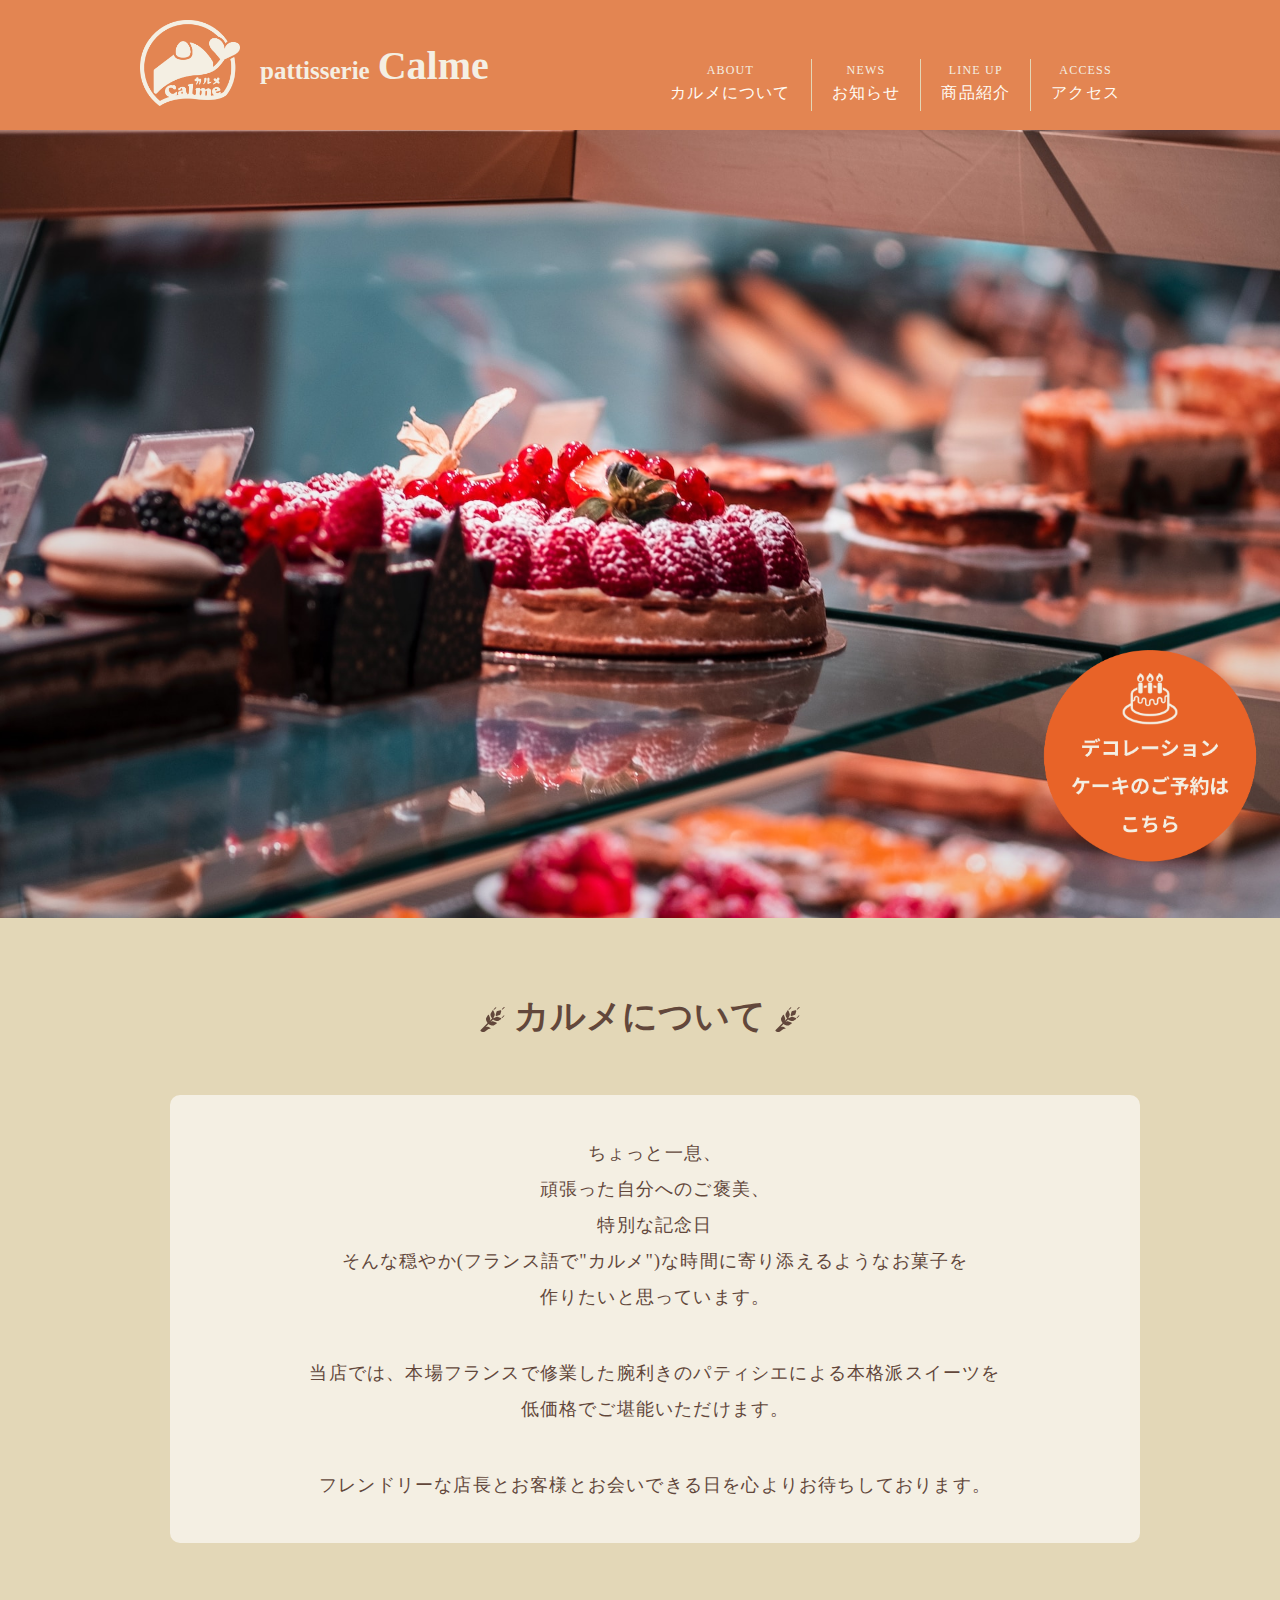
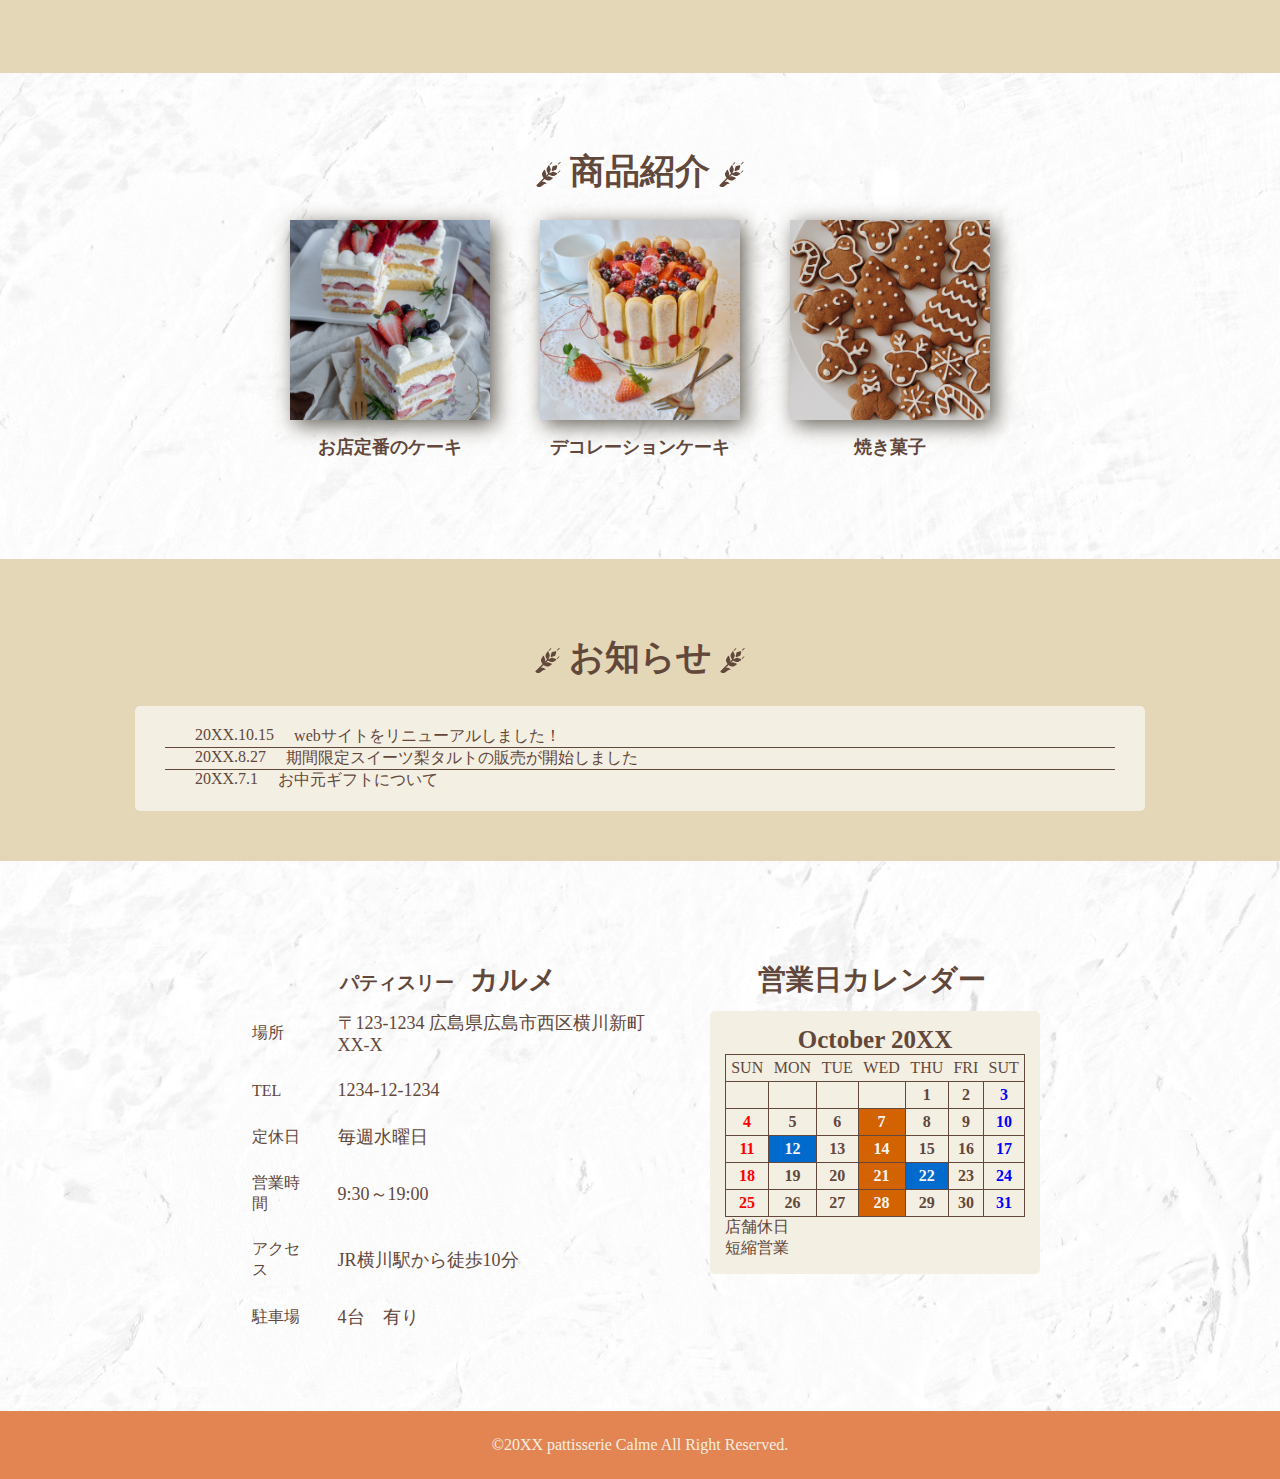
<file: index.html>
<!DOCTYPE html>
<html lang="ja">
<head>
    <meta charset="UTF-8">
    <meta http-equiv="X-UA-Compatible" content="IE=edge">
    <meta name="viewport" content="width=device-width, initial-scale=1.0">
    <title>パティスリーカルメ</title>
    <link rel="stylesheet" href="style.css">
    <meta name="description" content="">
    <link rel="preconnect" href="https://fonts.googleapis.com">
    <link rel="preconnect" href="https://fonts.gstatic.com" crossorigin>
    <link href="https://fonts.googleapis.com/css2?family=Kaisei+Decol:wght@500&display=swap" rel="stylesheet">
    <link rel="preconnect" href="https://fonts.googleapis.com">
    <link rel="preconnect" href="https://fonts.gstatic.com" crossorigin>
    <link href="https://fonts.googleapis.com/css2?family=Kaisei+Decol:wght@500&display=swap" rel="stylesheet">
    <link rel="stylesheet" href="normalize.css">
</head>
<body>
    <header>
        <div class="container header-container">
            <a href="index.html">
            <div class="header-inner">
                <div class="logo">
                    <img src="images/calme_rogo4.png" alt="パティスリーカルメのロゴ">
                </div>
                <h1>
                    <span class="pattisserie">pattisserie</span>
                    <span class="calme">Calme</span>
                </h1>
            </div>
            </a>
            <button class="nav-button" id="mobile-menu"></button>
        </div>
    </header>
    <nav>
        <div class="container header-container">
            <ul class="navbar">
                <li  class="nav-inner">
                    <div>
                        <a href="#concept-id">
                            <span class="nav-en">about</span>
                            <span class="nav-ja">カルメについて</span>
                        </a>
                    </div>
                </li>
                <li  class="nav-inner">
                    <div>
                        <a href="#news-container-id">
                            <span class="nav-en">news</span>
                            <span class="nav-ja">お知らせ</span>
                        </a>
                    </div>
                </li>
                <li  class="nav-inner">
                    <div>
                        <a href="#container-lineup-id">
                            <span class="nav-en">line up</span>
                            <span class="nav-ja">商品紹介</span>
                        </a>
                    </div>
                </li>
                <li  class="nav-inner">
                    <div>
                        <a href="#access-id">
                            <span class="nav-en">access</span>
                            <span class="nav-ja">アクセス</span>
                        </a>
                    </div>
                </li>
            </ul>
         </div>   
    </nav>

    <section>
        <main>
            
        <div class="kyevisual">
            <img src="images/ulysse-pointcheval-1WmlAiYgnoI-unsplash.jpg" alt="フルーツケーキの写真" width="1183px" height="788px">
        </div>

        <a href="form.html" class="yoyaku-button"><img src="images/yoyaku_link.png"></a>

        <div class="wrapper">
            <div class="container concept-container" id="concept-id">
                <h2> カルメについて </h2>
            <div class="concept-contents">
                <p class="concept-contents-1">
                    ちょっと一息、<br>
                    頑張った自分へのご褒美、<br>
                    特別な記念日<br>
                    そんな穏やか(フランス語で"カルメ")な時間に寄り添えるようなお菓子を<br>
                    作りたいと思っています。
                </p>
                <p class="concept-contents-1">
                    当店では、本場フランスで修業した腕利きのパティシエによる本格派スイーツを<br>
                    低価格でご堪能いただけます。
                </p>
                <p>フレンドリーな店長とお客様とお会いできる日を心よりお待ちしております。</p>
            </div>
            </div>
        </div>

        <div class="container-lineup container" id="container-lineup-id">
            <h2> 商品紹介 </h2>
            <ul class="line-up-contents">
                <li>
                    <a href="cake.html" target="_blank"><figure><img src="images/vicky-ng--qQlfYB7pqM-unsplash.jpg" alt="いちごのケーキ"><figcaption>お店定番のケーキ</figcaption></figure></a>
                </li>
                <li>
                    <a href="decoration.html" target="_blank"><figure><img src="images/strawberrycake-g512017ef3_1920.jpg" alt="シャルロットケーキ"><figcaption>デコレーションケーキ</figcaption></figure></a>
                </li>
                <li>
                    <a href="baked-goods.html" target="_blank"><figure><img src="images/casey-chae-3DrCZblTGoQ-unsplash.jpg" alt="クッキー"><figcaption>焼き菓子</figcaption></figure></a>
                </li>
            </ul>
        </div>

        <div class="news-container wrapper" id="news-container-id">
            <h2> お知らせ </h2>
            <div class="news-contents">
                <ul>
                    <li>
                        <a href="#">
                            <dl>
                                <dt>20XX.10.15</dt>
                                <dd>webサイトをリニューアルしました！</dd>
                            </dl>
                        </a>
                    </li>
                    <li>
                        <a href="#">
                            <dl>
                                <dt>20XX.8.27</dt>
                                <dd>期間限定スイーツ梨タルトの販売が開始しました</dd>
                            </dl>
                        </a>
                    </li>
                    <li>
                        <a href="#">
                            <dl>
                                <dt>20XX.7.1</dt>
                                <dd>お中元ギフトについて</dd>
                            </dl>
                        </a>
                    </li>
                </ul>
            </div>
        </div>

        <div class="gaiyo-container container" id="access-id">
            <div class="access-container">
                <h3>パティスリー<span class="pattisserie-jp">カルメ</span></h3>
                <table>
                    <tr>
                        <td>場所</td>
                        <td class="access-contents">〒123-1234
                            広島県広島市西区横川新町XX-X
                        </td>
                    </tr>
                    <tr>
                        <td>TEL</td>
                        <td class="access-contents">1234-12-1234</td>
                    </tr>
                    <tr>
                        <td>定休日</td>
                        <td class="access-contents">毎週水曜日</td>
                    </tr>
                    <tr>
                        <td>営業時間</td>
                        <td class="access-contents">9:30～19:00</td>
                    </tr>
                    <tr>
                        <td>アクセス</td>
                        <td class="access-contents">JR横川駅から徒歩10分</td>
                    </tr>
                    <tr>
                        <td>駐車場</td>
                        <td class="access-contents">4台　有り</td>
                    </tr>
                </table>
            </div>

                <div class="calendar-container">
                    <h3>営業日カレンダー</h3>
                    <div class="calendar-contents">
                        <h3>October 20XX</h3>
                    <table class="calendar">
                        <tr>
                            <th>SUN</th>
                            <th>MON</th>
                            <th>TUE</th>
                            <th>WED</th>
                            <th>THU</th>
                            <th>FRI</th>
                            <th>SUT</th>
                        </tr>
                        <tr class="day">
                            <td></td>
                            <td></td>
                            <td></td>
                            <td></td>
                            <td>1</td>
                            <td>2</td>
                            <td>3</td>
                        </tr>
                        <tr class="day">
                            <td>4</td>
                            <td>5</td>
                            <td>6</td>
                            <td class="closed">7</td>
                            <td>8</td>
                            <td>9</td>
                            <td>10</td>
                        </tr>
                        <tr class="day">
                            <td>11</td>
                            <td class="shortened">12</td>
                            <td>13</td>
                            <td class="closed">14</td>
                            <td>15</td>
                            <td>16</td>
                            <td>17</td>
                        </tr>
                        <tr class="day">
                            <td>18</td>
                            <td>19</td>
                            <td>20</td>
                            <td class="closed">21</td>
                            <td class="shortened">22</td>
                            <td>23</td>
                            <td>24</td>
                        </tr>
                        <tr class="day">
                            <td>25</td>
                            <td>26</td>
                            <td>27</td>
                            <td class="closed">28</td>
                            <td>29</td>
                            <td>30</td>
                            <td>31</td>
                        </tr>
                    </table>
                    <p>店舗休日</p>
                    <p>短縮営業</p>
                    </div>
                </div>
        </div>
        </main>
    </section>

    <footer>
        <div class="container">
        <p>&copy;20XX pattisserie Calme All Right Reserved.</p>
        </div>
    </footer>
    <script src="script/script.js"></script>
</body>
</html>
</file>
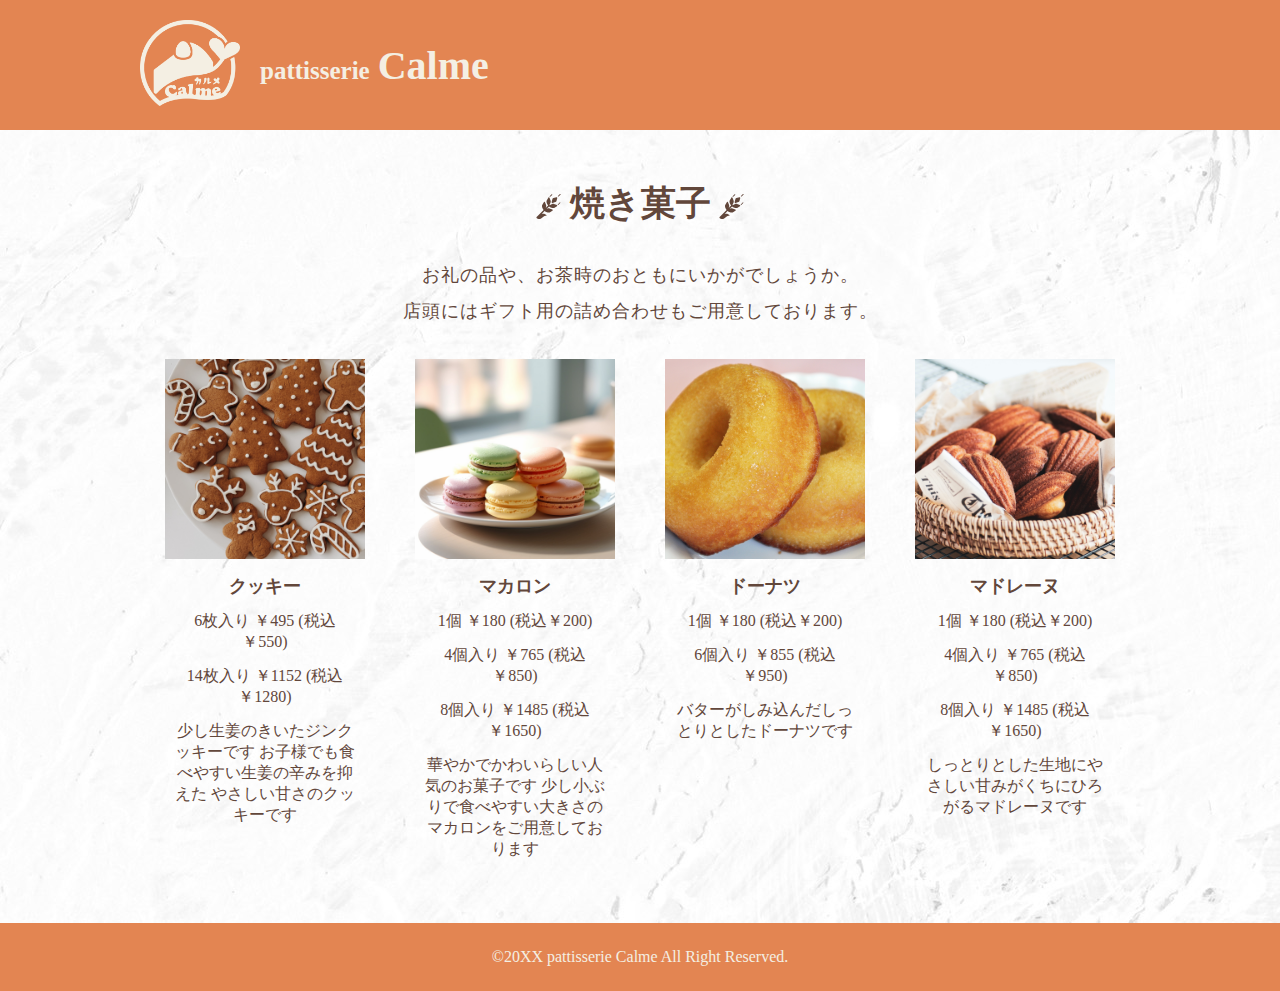
<file: baked-goods.html>
<!DOCTYPE html>
<html lang="ja">
<head>
    <meta charset="UTF-8">
    <meta http-equiv="X-UA-Compatible" content="IE=edge">
    <meta name="viewport" content="width=device-width, initial-scale=1.0">
    <title>焼き菓子をご紹介！｜パティスリーカルメ</title>
    <link rel="stylesheet" href="style.css">
    <meta name="description" content="">
    <link rel="preconnect" href="https://fonts.googleapis.com">
    <link rel="preconnect" href="https://fonts.gstatic.com" crossorigin>
    <link href="https://fonts.googleapis.com/css2?family=Kaisei+Decol:wght@500&display=swap" rel="stylesheet">
    <link rel="preconnect" href="https://fonts.googleapis.com">
    <link rel="preconnect" href="https://fonts.gstatic.com" crossorigin>
    <link href="https://fonts.googleapis.com/css2?family=Kaisei+Decol:wght@500&display=swap" rel="stylesheet">
    <link rel="stylesheet" href="normalize.css">
</head>
<body>
    <header>
        <div class="container header-container">
            <a href="index.html">
            <div class="header-inner">
                <div class="logo">
                    <img src="images/calme_rogo4.png" alt="パティスリーカルメのロゴ">
                </div>
                <h1>
                    <span class="pattisserie">pattisserie</span>
                    <span class="calme">Calme</span>
                </h1>
            </div>
            </a>
    </div>
</header>

<section>
    <div class="container cake-container">
        <main>
            <div class="cake-inner">
            <h2> 焼き菓子 </h2>
            <p class="cake-contents">お礼の品や、お茶時のおともにいかがでしょうか。<br>
            店頭にはギフト用の詰め合わせもご用意しております。</p>
            </div>
            <ul class="cake-lineup-contents">
                <li>
                    <figure>
                        <img src="images/casey-chae-3DrCZblTGoQ-unsplash.jpg" alt="クッキー">
                        <figcaption>クッキー</figcaption>
                    </figure>
                    <div class="cake-lineup-text">
                        <p>6枚入り ￥495 (税込￥550)</p>
                        <p>14枚入り ￥1152 (税込￥1280)</p>

                        <p>少し生姜のきいたジンクッキーです
                            お子様でも食べやすい生姜の辛みを抑えた
                            やさしい甘さのクッキーです
                        </p>
                    </div>
                </li>
                <li>
                    <figure>
                        <img src="images/27312541_m.jpg" alt="マカロン">
                        <figcaption>マカロン</figcaption>
                    </figure>
                    <div class="cake-lineup-text">
                        <p>1個 ￥180 (税込￥200)</p>
                        <p>4個入り ￥765 (税込￥850)</p>
                        <p>8個入り ￥1485 (税込￥1650)</p>
                        <p>華やかでかわいらしい人気のお菓子です
                            少し小ぶりで食べやすい大きさのマカロンをご用意しております
                        </p>
                    </div>
                </li>
                <li>
                    <figure>
                        <img src="images/26474974_m.jpg" alt="ドーナツ">
                        <figcaption>ドーナツ</figcaption>
                    </figure>
                    <div class="cake-lineup-text">
                        <p>1個 ￥180 (税込￥200)</p>
                        <p>6個入り ￥855 (税込￥950)</p>
                        <p>バターがしみ込んだしっとりとしたドーナツです</p>
                    </div>
                </li>
                <li>
                    <figure>
                        <img src="images/luna-hu-TgJHwwTSZ2Y-unsplash.jpg" alt="マドレーヌ">
                        <figcaption>マドレーヌ</figcaption>
                    </figure>
                    <div class="cake-lineup-text">
                        <p>1個 ￥180 (税込￥200)</p>
                        <p>4個入り ￥765 (税込￥850)</p>
                        <p>8個入り ￥1485 (税込￥1650)</p>
                        <p>しっとりとした生地にやさしい甘みがくちにひろがるマドレーヌです</p>
                    </div>
                </li>
            </ul>
        </main>
    </div>
</section>


    <footer>
        <div class="container">
        <p>&copy;20XX pattisserie Calme All Right Reserved.</p>
        </div>
    </footer>
</body>
</html>
</file>
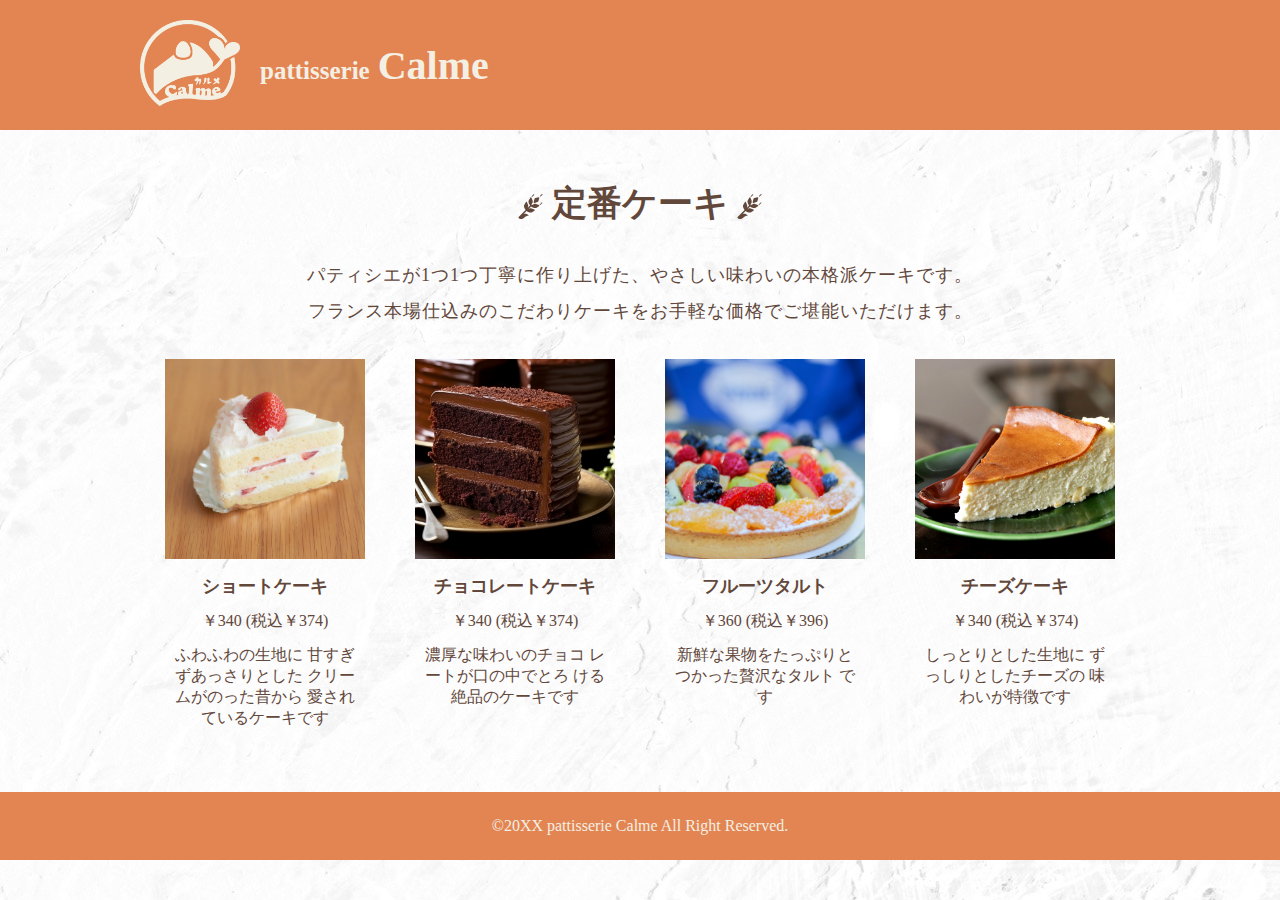
<file: cake.html>
<!DOCTYPE html>
<html lang="ja">
<head>
    <meta charset="UTF-8">
    <meta http-equiv="X-UA-Compatible" content="IE=edge">
    <meta name="viewport" content="width=device-width, initial-scale=1.0">
    <title>定番のケーキをご紹介！｜パティスリーカルメ</title>
    <link rel="stylesheet" href="style.css">
    <meta name="description" content="">
    <link rel="preconnect" href="https://fonts.googleapis.com">
    <link rel="preconnect" href="https://fonts.gstatic.com" crossorigin>
    <link href="https://fonts.googleapis.com/css2?family=Kaisei+Decol:wght@500&display=swap" rel="stylesheet">
    <link rel="preconnect" href="https://fonts.googleapis.com">
    <link rel="preconnect" href="https://fonts.gstatic.com" crossorigin>
    <link href="https://fonts.googleapis.com/css2?family=Kaisei+Decol:wght@500&display=swap" rel="stylesheet">
    <link rel="stylesheet" href="normalize.css">
</head>
<body>
    <header>
        <div class="container header-container">
            <a href="index.html">
            <div class="header-inner">
                <div class="logo">
                    <img src="images/calme_rogo4.png" alt="パティスリーカルメのロゴ">
                </div>
                <h1>
                    <span class="pattisserie">pattisserie</span>
                    <span class="calme">Calme</span>
                </h1>
            </div>
            </a>
        </div>
    </header>

<section>
    <div class="container cake-container">
        <main>
            <div class="cake-inner">
            <h2> 定番ケーキ </h2>
            <p class="cake-contents">パティシエが1つ1つ丁寧に作り上げた、やさしい味わいの本格派ケーキです。<br>
            フランス本場仕込みのこだわりケーキをお手軽な価格でご堪能いただけます。</p>
            </div>
            <ul class="cake-lineup-contents">
                <li>
                    <figure>
                        <img src="images/takuya-nagaoka-fENvSZUzbzU-unsplash.jpg" alt="ショートケーキ">
                        <figcaption>ショートケーキ</figcaption>
                    </figure>
                    <div class="cake-lineup-text">
                        <p>￥340 (税込￥374)</p>

                        <p>ふわふわの生地に
                            甘すぎずあっさりとした
                            クリームがのった昔から
                            愛されているケーキです</p>
                    </div>
                </li>
                <li>
                    <figure>
                        <img src="images/27069764_m.jpg" alt="チョコレートケーキ">
                        <figcaption>チョコレートケーキ</figcaption>
                    </figure>
                    <div class="cake-lineup-text">
                        <p>￥340 (税込￥374)</p>
                        <p>濃厚な味わいのチョコ
                            レートが口の中でとろ
                            ける絶品のケーキです</p>
                    </div>
                </li>
                <li>
                    <figure>
                        <img src="images/crystal-jo-YbVyjucGKXU-unsplash.jpg" alt="フルーツタルト">
                        <figcaption>フルーツタルト</figcaption>
                    </figure>
                    <div class="cake-lineup-text">
                        <p>￥360 (税込￥396)</p>
                        <p>新鮮な果物をたっぷりと
                            つかった贅沢なタルト
                            です</p>
                    </div>
                </li>
                <li>
                    <figure>
                        <img src="images/mahyar-mirghasemi-z35wEXJ8kvA-unsplash.jpg" alt="チーズケーキ">
                        <figcaption>チーズケーキ</figcaption>
                    </figure>
                    <div class="cake-lineup-text">
                        <p>￥340 (税込￥374)</p>
                        <p>しっとりとした生地に
                            ずっしりとしたチーズの
                            味わいが特徴です</p>
                    </div>
                </li>
            </ul>
        </main>
    </div>
</section>


    <footer>
        <div class="container">
        <p>&copy;20XX pattisserie Calme All Right Reserved.</p>
        </div>
    </footer>
</body>
</html>
</file>
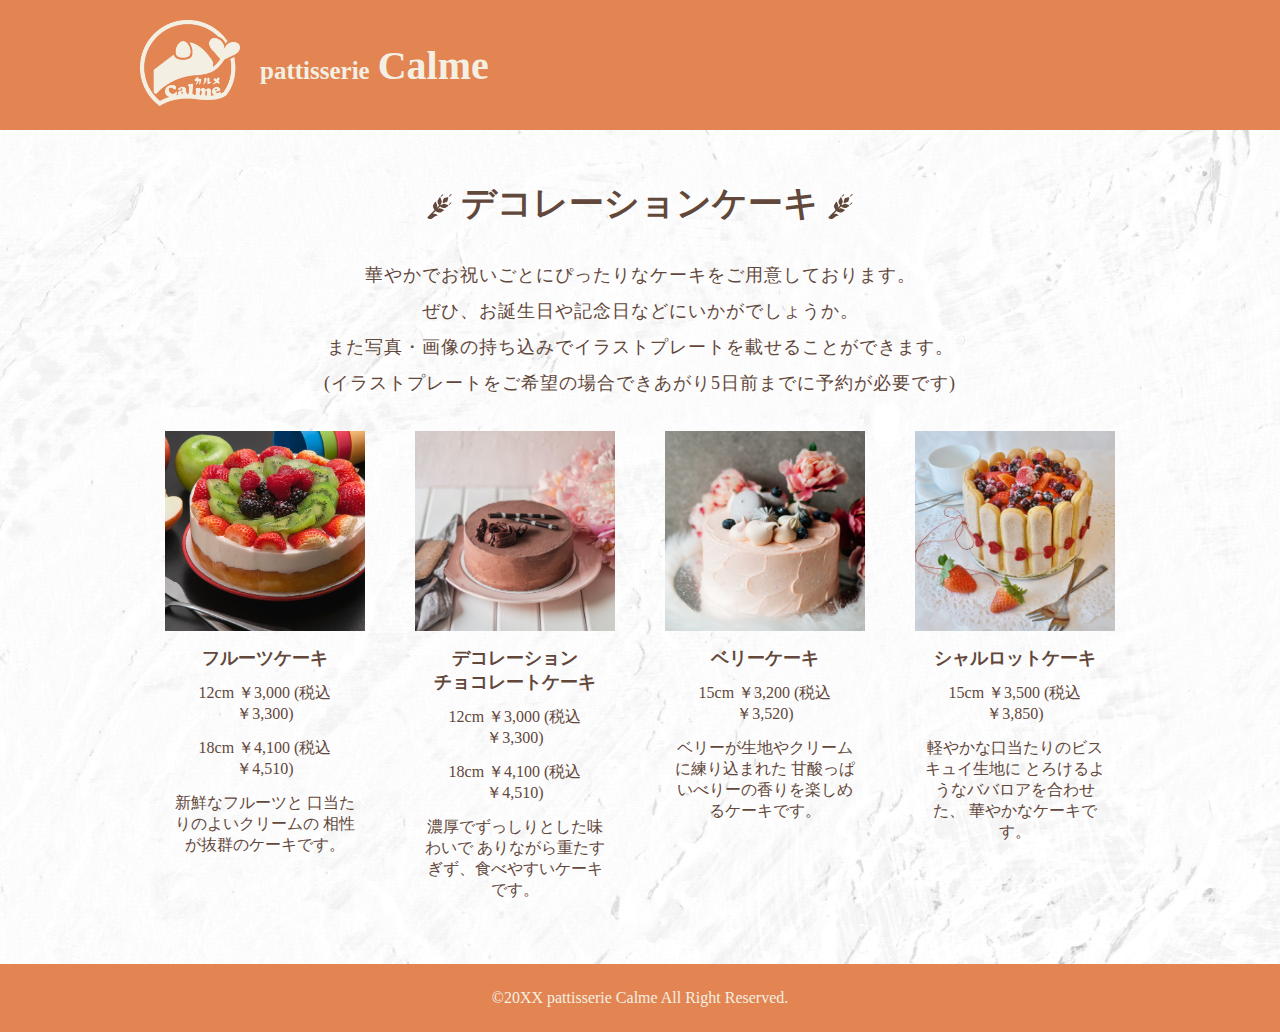
<file: decoration.html>
<!DOCTYPE html>
<html lang="ja">
<head>
    <meta charset="UTF-8">
    <meta http-equiv="X-UA-Compatible" content="IE=edge">
    <meta name="viewport" content="width=device-width, initial-scale=1.0">
    <title>デコレーションケーキをご紹介！|パティスリーカルメ</title>
    <link rel="stylesheet" href="style.css">
    <meta name="description" content="">
    <link rel="preconnect" href="https://fonts.googleapis.com">
    <link rel="preconnect" href="https://fonts.gstatic.com" crossorigin>
    <link href="https://fonts.googleapis.com/css2?family=Kaisei+Decol:wght@500&display=swap" rel="stylesheet">
    <link rel="preconnect" href="https://fonts.googleapis.com">
    <link rel="preconnect" href="https://fonts.gstatic.com" crossorigin>
    <link href="https://fonts.googleapis.com/css2?family=Kaisei+Decol:wght@500&display=swap" rel="stylesheet">
    <link rel="stylesheet" href="normalize.css">
</head>
<body>
    <header>
        <div class="container header-container">
            <a href="index.html">
            <div class="header-inner">
                <div class="logo">
                    <img src="images/calme_rogo4.png" alt="パティスリーカルメのロゴ">
                </div>
                <h1>
                    <span class="pattisserie">pattisserie</span>
                    <span class="calme">Calme</span>
                </h1>
            </div>
            </a>
    </div>
</header>

<section>
    <div class="container cake-container">
        <main>
            <div class="cake-inner">
                <h2> デコレーションケーキ </h2>
                <div class="cake-contents">
                    <p>華やかでお祝いごとにぴったりなケーキをご用意しております。<br>
                    ぜひ、お誕生日や記念日などにいかがでしょうか。<br>
                    また写真・画像の持ち込みでイラストプレートを載せることができます。<br>
                    (イラストプレートをご希望の場合できあがり5日前までに予約が必要です)</p>
                </div>
            </div>
            <ul class="cake-lineup-contents">
                <li>
                    <figure>
                        <img src="images/allen-rad-qrDbj7OV2EU-unsplash.jpg" alt="フルーツケーキ">
                        <figcaption>フルーツケーキ</figcaption>
                    </figure>
                    <div class="cake-lineup-text">
                        <p>12cm ￥3,000 (税込 ￥3,300)</p>
                        <p>18cm ￥4,100 (税込 ￥4,510)</p>

                        <p>新鮮なフルーツと
                            口当たりのよいクリームの
                            相性が抜群のケーキです。
                        </p>
                    </div>
                </li>
                <li>
                    <figure>
                        <img src="images/diana-light--4ccYKuvc5A-unsplash.jpg" alt="デコレーションチョコレートケーキ" class="image-henkou">
                        <figcaption>デコレーション<br>チョコレートケーキ</figcaption>
                    </figure>
                    <div class="cake-lineup-text">
                        <p>12cm ￥3,000 (税込 ￥3,300)</p>
                        <p>18cm ￥4,100 (税込 ￥4,510)</p>
                        <p>濃厚でずっしりとした味わいで
                            ありながら重たすぎず、食べやすいケーキです。
                        </p>
                    </div>
                </li>
                <li>
                    <figure>
                        <img src="images/ellie-ellien-Rejlvd47WjI-unsplash.jpg" alt="ベリーケーキ" class="image-henkou">
                        <figcaption>ベリーケーキ</figcaption>
                    </figure>
                    <div class="cake-lineup-text">
                        <p>15cm ￥3,200 (税込 ￥3,520)</p>
                        <p>ベリーが生地やクリームに練り込まれた
                            甘酸っぱいべりーの香りを楽しめるケーキです。
                        </p>
                    </div>
                </li>
                <li>
                    <figure>
                        <img src="images/strawberrycake-g512017ef3_1920.jpg" alt="シャルロットケーキ">
                        <figcaption>シャルロットケーキ</figcaption>
                    </figure>
                    <div class="cake-lineup-text">
                        <p>15cm ￥3,500 (税込 ￥3,850)</p>
                        <p>軽やかな口当たりのビスキュイ生地に
                            とろけるようなババロアを合わせた、
                            華やかなケーキです。</p>
                    </div>
                </li>
            </ul>
        </main>
    </div>
</section>


    <footer>
        <div class="container">
        <p>&copy;20XX pattisserie Calme All Right Reserved.</p>
        </div>
    </footer>
</body>
</html>
</file>
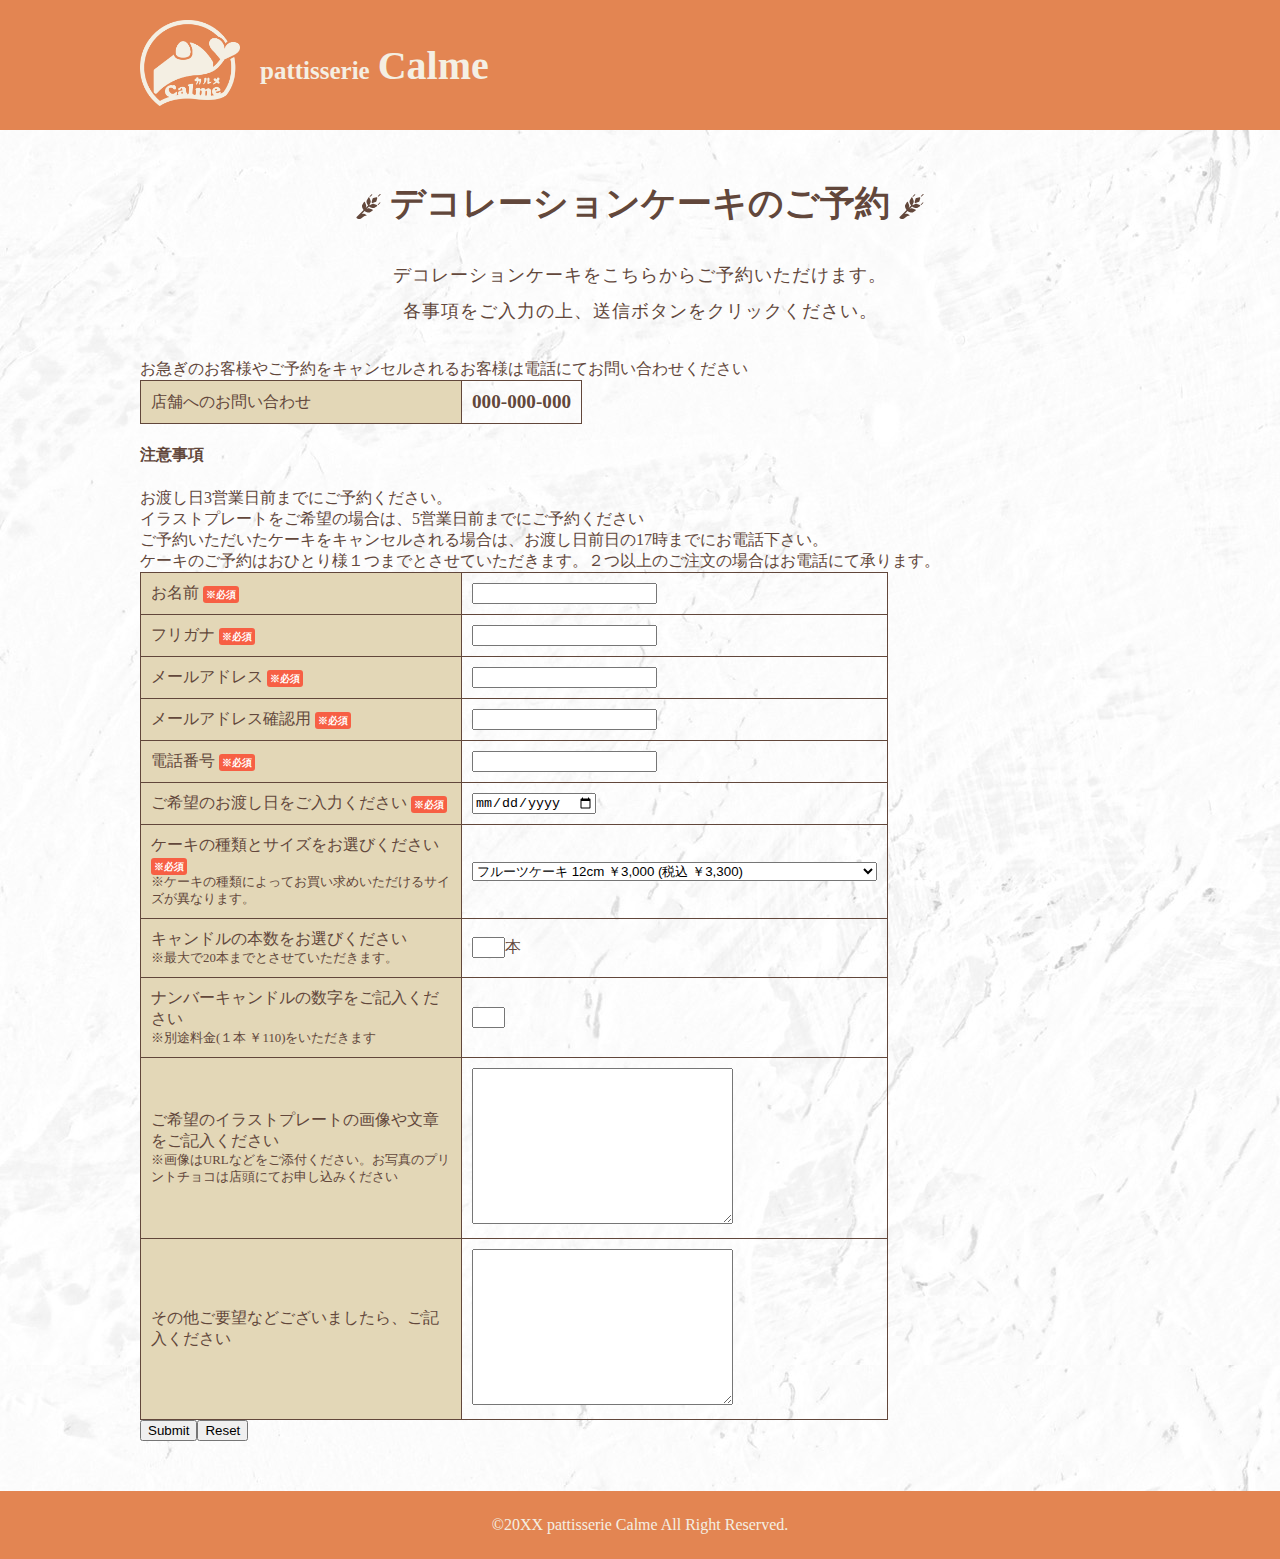
<file: form.html>
<!DOCTYPE html>
<html lang="ja">
<head>
    <meta charset="UTF-8">
    <meta http-equiv="X-UA-Compatible" content="IE=edge">
    <meta name="viewport" content="width=device-width, initial-scale=1.0">
    <title>デコレーションケーキのご予約フォーム｜パティスリーカルメ</title>
    <link rel="stylesheet" href="style.css">
    <meta name="description" content="">
    <link rel="preconnect" href="https://fonts.googleapis.com">
    <link rel="preconnect" href="https://fonts.gstatic.com" crossorigin>
    <link href="https://fonts.googleapis.com/css2?family=Kaisei+Decol:wght@500&display=swap" rel="stylesheet">
    <link rel="preconnect" href="https://fonts.googleapis.com">
    <link rel="preconnect" href="https://fonts.gstatic.com" crossorigin>
    <link href="https://fonts.googleapis.com/css2?family=Kaisei+Decol:wght@500&display=swap" rel="stylesheet">
    <link rel="stylesheet" href="normalize.css">
</head>
<body>
    <header>
        <div class="container header-container">
            <a href="index.html">
            <div class="header-inner">
                <div class="logo">
                    <img src="images/calme_rogo4.png" alt="パティスリーカルメのロゴ">
                </div>
                <h1>
                    <span class="pattisserie">pattisserie</span>
                    <span class="calme">Calme</span>
                </h1>
            </div>
            </a>
        </div>
    </header>

<section>
    <div class="container cake-container">
        <main>
            <div class="cake-inner">
                <h2> デコレーションケーキのご予約 </h2>
                <p class="cake-contents">
                    デコレーションケーキをこちらからご予約いただけます。<br>
                    各事項をご入力の上、送信ボタンをクリックください。
                </p>
            </div>
            <p>お急ぎのお客様やご予約をキャンセルされるお客様は電話にてお問い合わせください</p>
            <table>
                <tr>
                    <td class="td-1">店舗へのお問い合わせ</td>
                    <td class="tel">000-000-000</td>
                </tr>
            </table>
            <h4>注意事項</h4>
            <ul>
                <li>お渡し日3営業日前までにご予約ください。</li>
                <li>イラストプレートをご希望の場合は、5営業日前までにご予約ください</li>
                <li>ご予約いただいたケーキをキャンセルされる場合は、お渡し日前日の17時までにお電話下さい。</li>
                <li>ケーキのご予約はおひとり様１つまでとさせていただきます。２つ以上のご注文の場合はお電話にて承ります。</li>
            </ul>
            <form action="#">
                <table>
                    <tr>
                        <td class="td-1">
                            <label for="name-field">お名前</label>
                            <span class="form-label">※必須</span>
                        </td>
                        <td class="td-2">
                            <input type="name" name="name" id="name-field">
                        </td>
                    </tr>
                
                    <tr>
                        <td class="td-1"><label for="furigana-field">フリガナ</label>
                            <span class="form-label">※必須</span>
                        </td>
                        <td class="td-2">
                            <input type="name" name="name" id="furigana-field">
                        </td>
                    </tr>
                
                
                    <tr>
                        <td class="td-1">
                            <label for="email-field">メールアドレス</label>
                            <span class="form-label">※必須</span>
                        </td>
                        <td class="td-2">
                            <input type="email" name="mail" id="email-field">
                        </td>
                    </tr>

                    <tr>
                        <td class="td-1">
                            <label for="kakunin-email-field">メールアドレス確認用</label>
                            <span class="form-label">※必須</span>
                        </td>
                        <td class="td-2">
                            <input type="email" name="mail-kakunin" id="kakunin-email-field">
                        </td>
                    </tr>
                
                    <tr>
                        <td class="td-1">
                            <label for="tel-field">電話番号</label>
                            <span class="form-label">※必須</span>
                        </td>
                        <td class="td-2">
                            <input type="tel" name="tel" id="tel-field">
                        </td>
                    </tr>

                    <tr>
                        <td class="td-1">
                            <label for="date-field">ご希望のお渡し日をご入力ください</label>
                            <span class="form-label">※必須</span>
                        </td>
                        <td class="td-2">
                            <input type="date" name="date" id="date-field">
                        </td>
                    </tr>

                    <tr>
                        <td class="td-1">
                            <label for="">ケーキの種類とサイズをお選びください</label>
                            <span class="form-label">※必須</span>
                            <span class="note">※ケーキの種類によってお買い求めいただけるサイズが異なります。</span>
                        </td>
                        <td class="td-2">
                            <select name="cake-size" id="">
                                <option value="1">フルーツケーキ 12cm ￥3,000 (税込 ￥3,300)</option>
                                <option value="2">フルーツケーキ 18cm ￥4,100 (税込 ￥4,510)</option>
                                <option value="3">デコレーションチョコレートケーキ 12cm ￥3,000 (税込 ￥3,300)</option>
                                <option value="4">デコレーションチョコレートケーキ 18cm ￥4,100 (税込 ￥4,510)</option>
                                <option value="5">ベリーケーキ 15cm ￥3,200 (税込 ￥3,520)</option>
                                <option value="6">シャルロットケーキ 15cm ￥3,500 (税込 ￥3,850)</option>
                            </select>
                        </td>
                    </tr>

                    <tr>
                        <td class="td-1">
                            <label for="">キャンドルの本数をお選びください</label>
                            <span class="note">※最大で20本までとさせていただきます。</span>
                        </td>
                        <td class="td-2">
                            <input type="text" size="1">本
                        </td>

                    <tr>
                        <td class="td-1">
                            <label for="">ナンバーキャンドルの数字をご記入ください</label>
                            <span class="note">※別途料金(１本 ￥110)をいただきます</span>
                        </td>
                        <td class="td-2">
                            <input type="text" size="1">
                        </td>
                    </tr>
                    <tr>
                        <td class="td-1">
                            <label for="">ご希望のイラストプレートの画像や文章をご記入ください</label>
                            <span class="note">※画像はURLなどをご添付ください。お写真のプリントチョコは店頭にてお申し込みください</span>
                        </td>
                        <td class="td-2">
                            <textarea name="illustplate" id="" cols="30" rows="10"></textarea>
                        </td>
                    </tr>
                    <tr>
                        <td class="td-1">
                            <label for="">その他ご要望などございましたら、ご記入ください</label>
                        </td>
                        <td class="td-2">
                            <textarea name="sonota" id="" cols="30" rows="10"></textarea>
                        </td>
                    </tr>
                </table>
                <div>
                    <input type="submit"><input type="reset">
                </div>
            </form>
        </main>
    </div>
</section>


    <footer>
        <div class="container">
        <p>&copy;20XX pattisserie Calme All Right Reserved.</p>
        </div>
    </footer>
</body>
</html>
</file>
<file: style.css>
@charset "utf-8";

body{
    font-size: 16px;
    color: #62473B;
    background: url(images/back.1.jpg) repeat;
    font-family: 'Inter','sans-serif','Noto Sans Japanese','Yu Gothic';
}

body,div,p,h1,h2,h3,ul,figure{
    margin: 0;
    padding: 0;
}
h2{
    font-size: 35px;
    text-align: center;
}
h2::after,h2::before{
    content: '';
    display: inline-block;
    width: 25px;
    height: 25px;
    background: url(images/wheat.svg);
    background-size: contain;
    vertical-align: middle;
}
img{
    width: 100%;
    vertical-align: bottom;
    object-fit: cover;
}
.image-henkou{
    object-position: 50% 90%;
}
.container{
    margin: 0 auto;
    padding-left: 10px;
    padding-right: 10px;
    max-width: 1000px;
}
.wrapper{
    background-color: #E3D7B7;
    padding-bottom: 100px;
}
.keyvisual{
    display: block;
    max-width: 100%;
    height: auto;
}
.yoyaku-button{
    display: block;
}
.yoyaku-button img{
    width: 240px;
    height: 240px;
    object-fit: contain;
    position: fixed;
    right: 10px;
    bottom: 10px;
}
.yoyaku-button img:hover{
    opacity: 0.8;
}
ul{
    list-style-type: none;
}

a{
    text-decoration: none;
}

@media (max-width: 768px){
    .container{
        padding: 0 20px;
    }
    .yoyaku-button img{
        width: 150px;
        height: 150px;
        /* margin: -10vh; */
    }
    
}

/* ヘッダー */
header{
    background: #e38552;
}
.header-container{
    display: flex;
    justify-content: space-between;
    align-items: center;
}
.header-inner{
    display: flex;
    align-items: center;
}
.logo{
    display: block;
    width: 100px;
    height: 100px;
    margin: 20px 0 10px 0;
}
.pattisserie{
    color: #F4EFE3;
    font-size: 25px;
    margin-left: 20px;
}
.calme{
    color: #F4EFE3;
    font-size: 40px;
}
@media (max-width: 768px){
    .rogo{
        width: 95px;
        height: 95px;
    }
    .calme{
        font-size: 40px;
        margin-left: 20px;
    }
}

/* ナビゲーション */
.navbar{
    display: flex;
    margin-left: auto;
    margin-top: -90px;
}
.nav-inner{
    display: block;
    padding: 4px 20px 7px;
    border-right: 1px solid #E3D7B7;
    text-align: center;
}
.nav-inner div a:hover{
    opacity: 50%;
}
.navbar li:last-child{
    border-right: none;
}
.nav-en{
    display: block;
    color: #F4EFE3;
    text-transform: uppercase;
    font-size: 12px;
    letter-spacing: 1.2px;
    margin-bottom: 5px;
}
.nav-ja{
    display: block;
    color: #fffcf5;
    letter-spacing: 1.2px;
}
.nav-button{
    display: none;
}
@media (max-width: 768px) {
    .navbar{
        display: none;
        margin-top: 20px;
        margin: 20px auto 0;
    }
    .nav-inner{
        border-right: none;
        border-bottom: 1px solid #62473B;
    }
    .navbar li:last-child{
        border-bottom: none;
    }
    .nav-button{
        display: block;
        width: 50px;
        height: 50px;
        background: url(images/iconmonstr-menu-1-240.png) no-repeat center center;
        background-size: contain;
        border: none;
    }
    .nav-ja{
        color: #62473B;
    }
    .nav-en{
        color: #645f55;
    }
}



/* コンセプト */
.concept-container{
    text-align: center;
}
.concept-container h2{
    padding: 75px 0 25px;
}
.concept-contents{
    font-size: 18px;
    background-color: #F4EFE3;
    border-radius: 10px 10px;
    padding: 40px 10px;
    line-height: 2;
    letter-spacing: 1.2px;
    margin: 30px;
    width: 950px;
}
.concept-contents-1{
    margin-bottom: 40px;
}

@media (max-width: 768px) {
    .concept-contents{
        padding: 70px;
        width: 100%;
        box-sizing: border-box;
        margin: 0 auto;
    }
}

/* 商品紹介 */
.container-lineup{
    padding: 75px 0 100px;
}
.container-lineup h2{
    padding-bottom: 25px;
}
.line-up-contents{
    display: flex;
    flex-flow: row;
    justify-content: center;
}

.line-up-contents li{
    margin: 0 25px 0;
    background-size: contain;
}
.line-up-contents li img{
    width: 200px;
    height: 200px;
    box-shadow: 5px 5px 20px #645f55;
}
.line-up-contents a{
    text-decoration: none;
    color: #62473B;
}
.line-up-contents a:hover{
    opacity: 0.6;
}
.line-up-contents figcaption{
    margin-top: 15px;
    font-size: 18px;
    font-weight: bold;
    text-align: center;
}
@media (max-width: 768px) {
    .line-up-contents{
        flex-direction: column;
        align-items: center;
    }
    .line-up-contents li img{
        width: 300px;
        height: 300px;
    }
    .line-up-contents figcaption{
        margin: 15px 0 40px;
        font-size: 25px;
    }
}

/* お知らせ */
.news-container{
    padding: 75px 135px 50px;
}
.news-container h2{
    margin-bottom: 25px;
}
.news-contents{
    background: #F4EFE3;
    max-width: 100%;
    padding: 20px 30px;
    margin: 0 auto;
    border-radius: 5px;
    width: 950px;
}
.news-contents li{
    border-bottom: 1px solid #62473B;
}
.news-contents li:last-child{
    border-bottom: none;
}
.news-contents li a{
    color: #62473B;
}
.news-contents dl{
    margin-left: 30px;
}
.news-contents dt{
    margin-right: 20px;
    float: left;
}
.news-contents dd{
    overflow: hidden;
}
.news-contents dd:hover{
    color: #96938c;
}
@media (max-width: 768px){
    .news-container{
        padding: 75px 30px 50px;
    }
    .news-contents{
        box-sizing: border-box;
    }
}

/* 概要 */
.gaiyo-container{
    display: flex;
    padding: 70px;
}
.access-container{
    flex: 1 1 auto;
    padding: 30px 0 0 100px;
    /* border-right: 1px solid #62473B; */
}
.access-container h3{
    margin-left: 100px;
}
.pattisserie-jp{
    font-size: 28px;
    margin-left: 16px;
}
.access-container td{
    padding: 12px;
}
.access-contents{
    font-size: 18px;
}
.calendar-container{
    padding: 30px 100px 0 30px;
}
.calendar-container h3{
    font-size: 28px;
    margin: 0 0 12px 48px;
}
.calendar-contents{
    width: 300px;
    background-color: #F4EFE3;
    border-radius: 5px;
    color: #62473B;
    padding: 15px;
}
.calendar-contents h3{
    text-align: center;
    font-size: 25px;
    margin: 0;
}
.calendar{
    margin: 0 auto;
    width: 100%;
}
.calendar th,.calendar td{
    text-align: center;
    padding: 4px;
}
.calendar th{
    font-weight: normal;
}
.calendar td{
    font-weight: bold;
}
.day :first-child{
    color: red;
}
.day :last-child{
    color: blue;
}
.closed{
    background: rgb(211, 98, 0);
    color: #f6f5f4;
}
.shortened{
    background-color: rgb(0, 107, 205);
    color: #f6f5f4;
}
@media (max-width: 768px) {
    .gaiyo-container{
        flex-direction: column;
        padding: 20px;
    }
    .access-container{
        border: none;
        padding: 0;
        margin: 0 auto;
    }
    .access-container h3{
        text-align: center;
        margin: 0;
    }
    .calendar-container{
        padding: 50px 0 0 0;
        text-align: center;
        margin-top: 50px;
        border-top: 1px solid #62473B;
    }
    .calendar-container h3{
        margin: 0 auto;
    }
    .calendar-contents{
        margin: 0 auto;
    }
}

/* フッター */
footer{
    background: #e38552;
    color: #F4EFE3;
    text-align: center;
    padding: 25px 0;
}

/* ===== 各商品紹介ページ ===== */
.cake-container{
    padding: 50px 0 50px;
}
.cake-inner p{
    margin: 30px 0 30px;
    font-size: 18px;
    line-height: 2;
    letter-spacing: 1px;
    text-align: center;
}
.cake-lineup-contents{
    display: flex;
    flex-flow: row;
    justify-content: center;
    flex-wrap: wrap;
}
.cake-lineup-contents li{
    margin: 0 25px 0;
    background-size: contain;
}
.cake-lineup-contents li img{
    width: 200px;
    height: 200px;
}
.cake-lineup-contents figcaption{
    margin: 15px 0 13px;
    font-size: 18px;
    font-weight: bold;
    text-align: center;
}
.cake-lineup-text{
    text-align: center;
    width: 180px;
    margin: 0 auto;
}
.cake-lineup-text p{
    margin-bottom: 13px;
}
@media (max-width: 768px){
    .cake-contents{
        padding: 0 30px 0;
    }
}

/* ===== 予約ページ ===== */
.tel{
    font-size: 1.2rem;
    font-weight: bold;
}
table,tr,td{
    border: 1px solid #62473B;
    border-collapse: collapse;
}
td{
    padding: 10px;
}
.form-label{
    font-size: 0.6rem;
    font-weight: bold;
    background: rgb(247, 95, 68);
    padding: 3px;
    color: #fff;
    border-radius: 3px;
}
.td-1{
    background-color: #E3D7B7;
    width: 300px;
}
.note{
    display: block;
    font-size: 0.8rem;
}
@media (max-width: 768px){
    .td-1,.td-2,.tel{
        text-align: left;
        display: block;
    }
}
.access-container table,.access-container table tr,.access-container table tr td{
    border: none;
}
</file>
